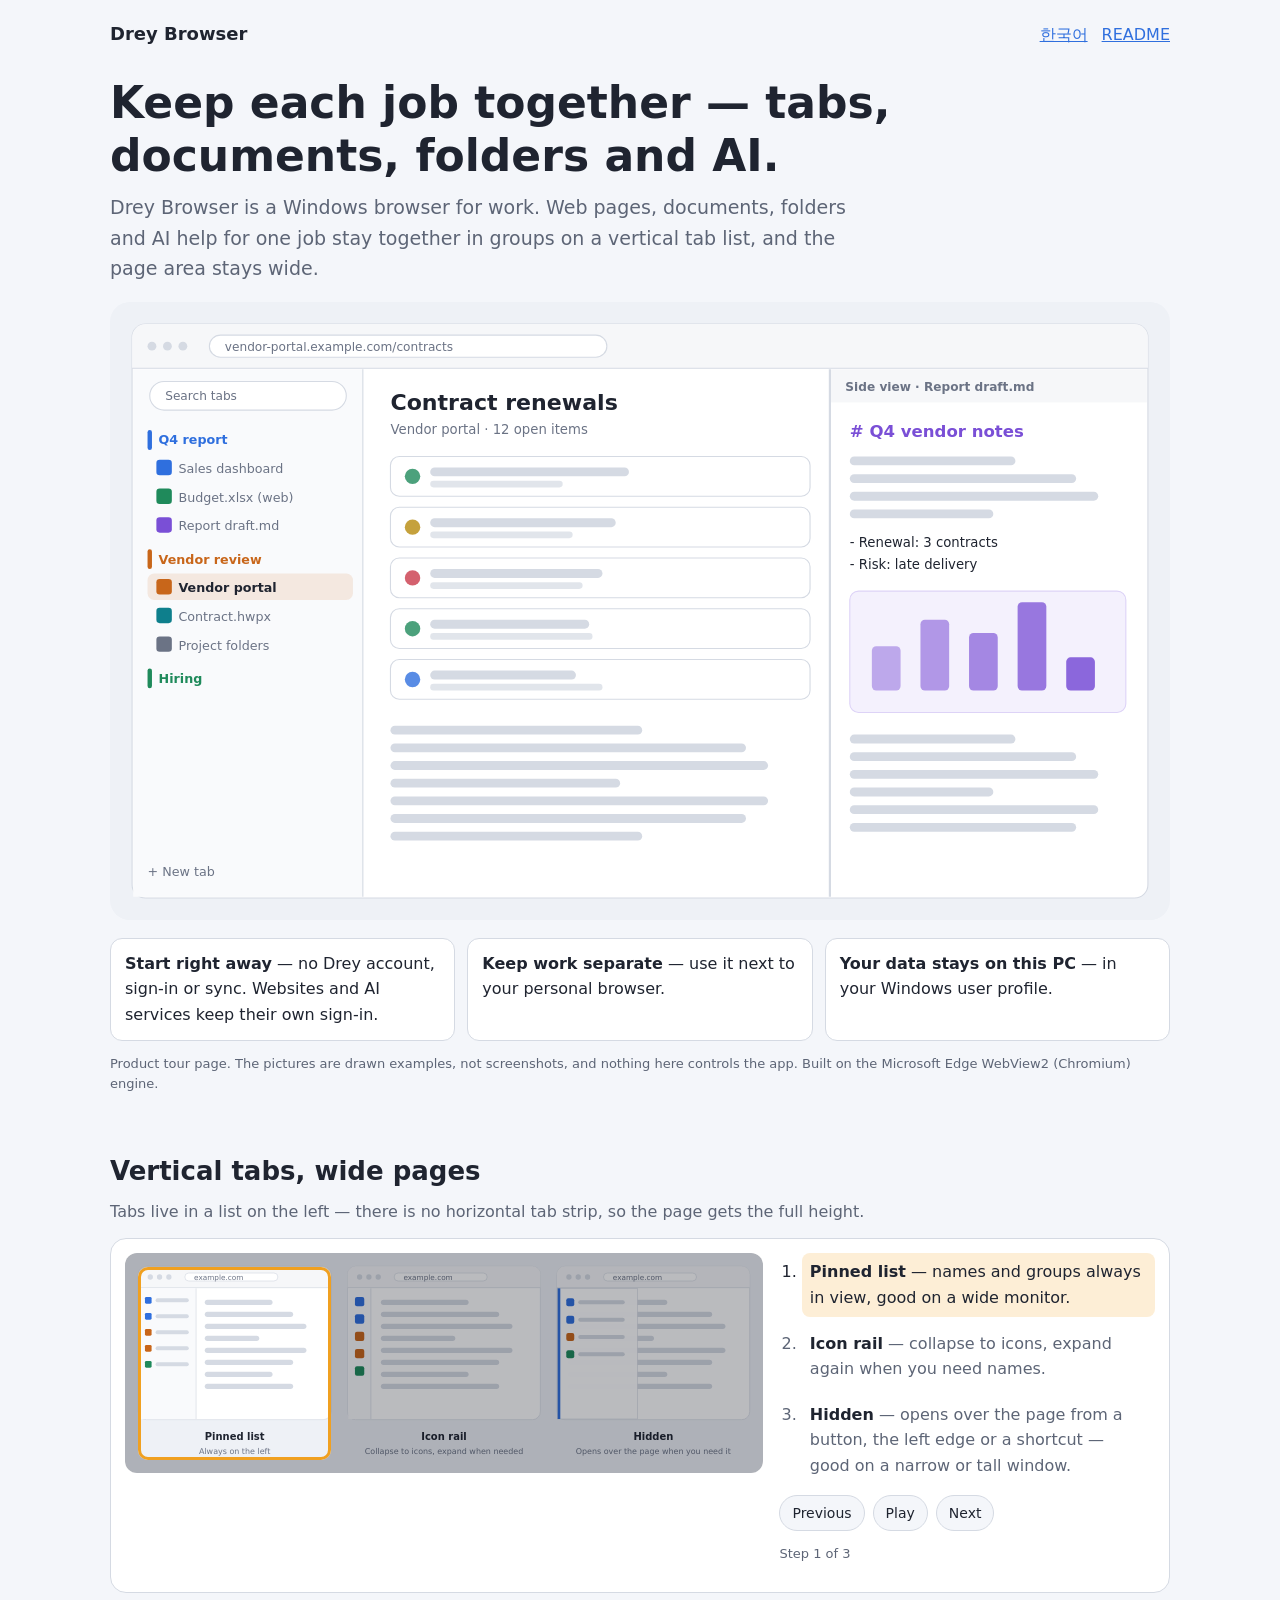
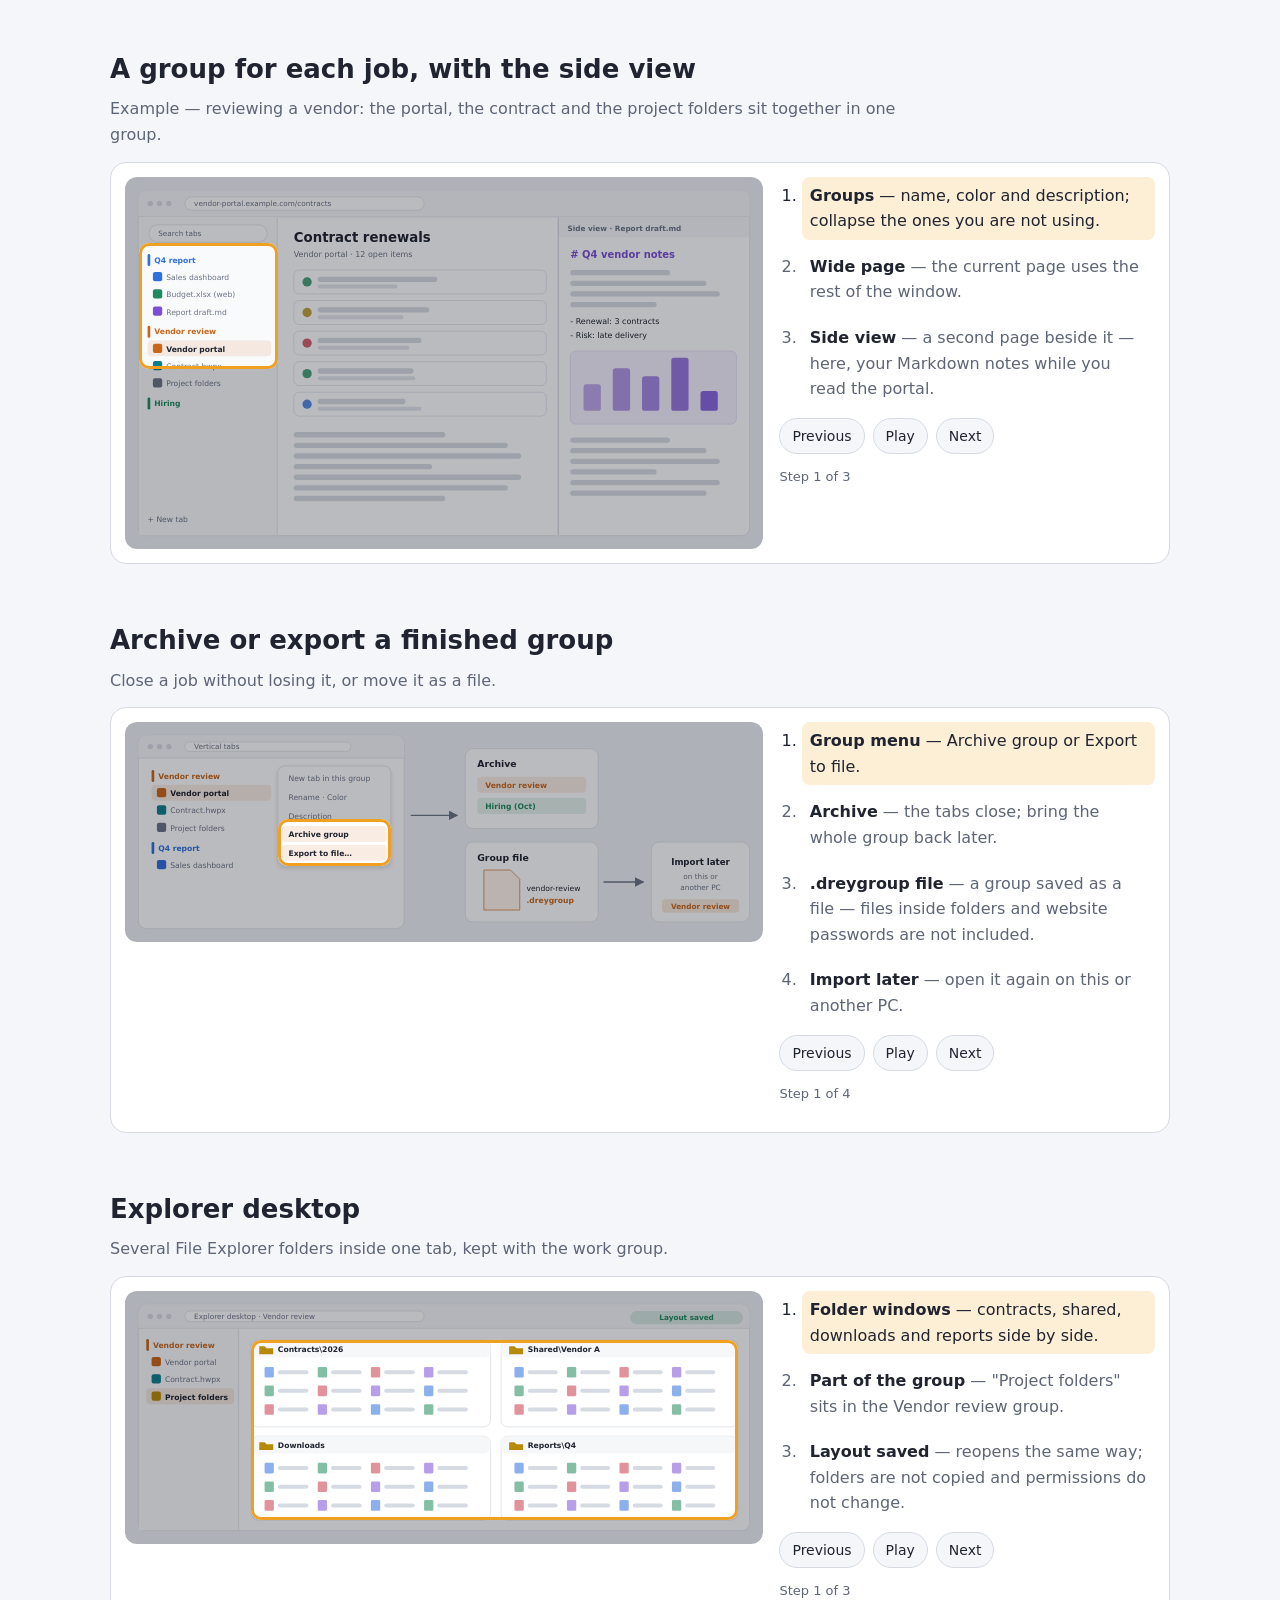
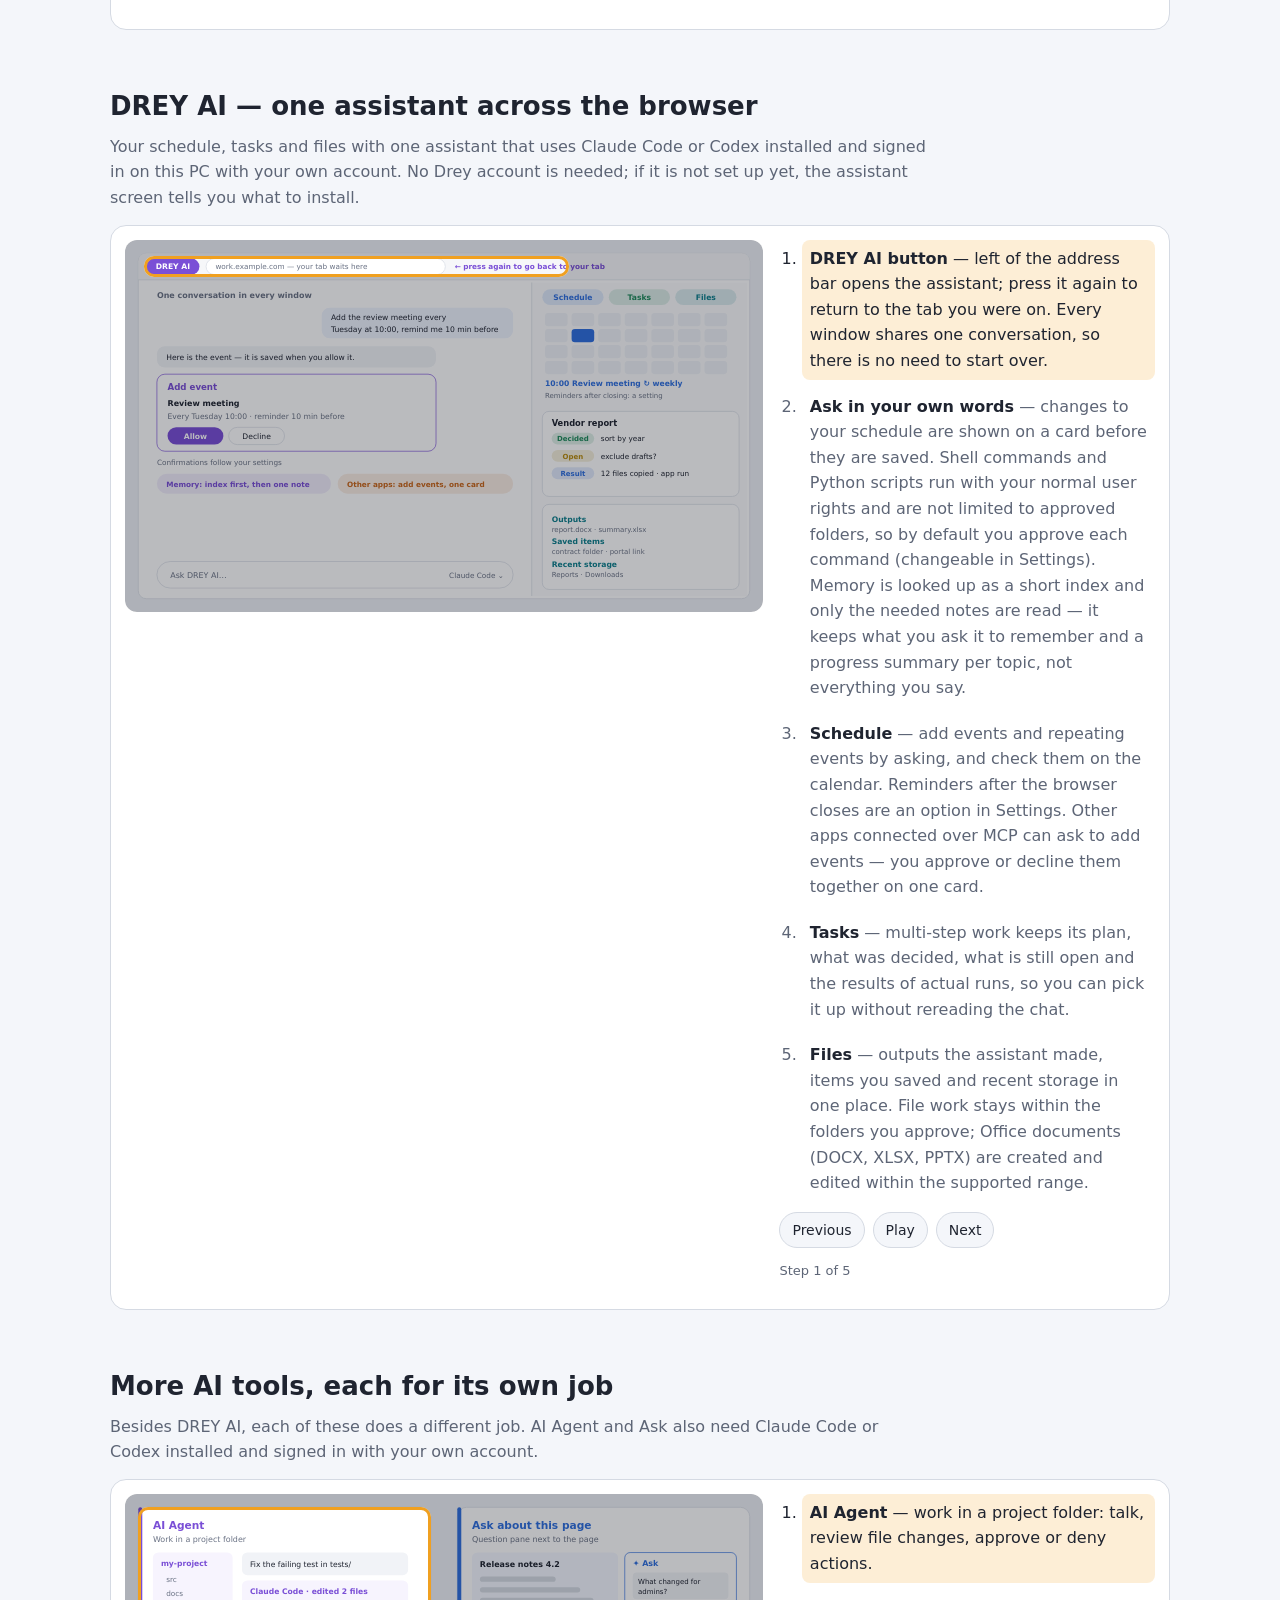
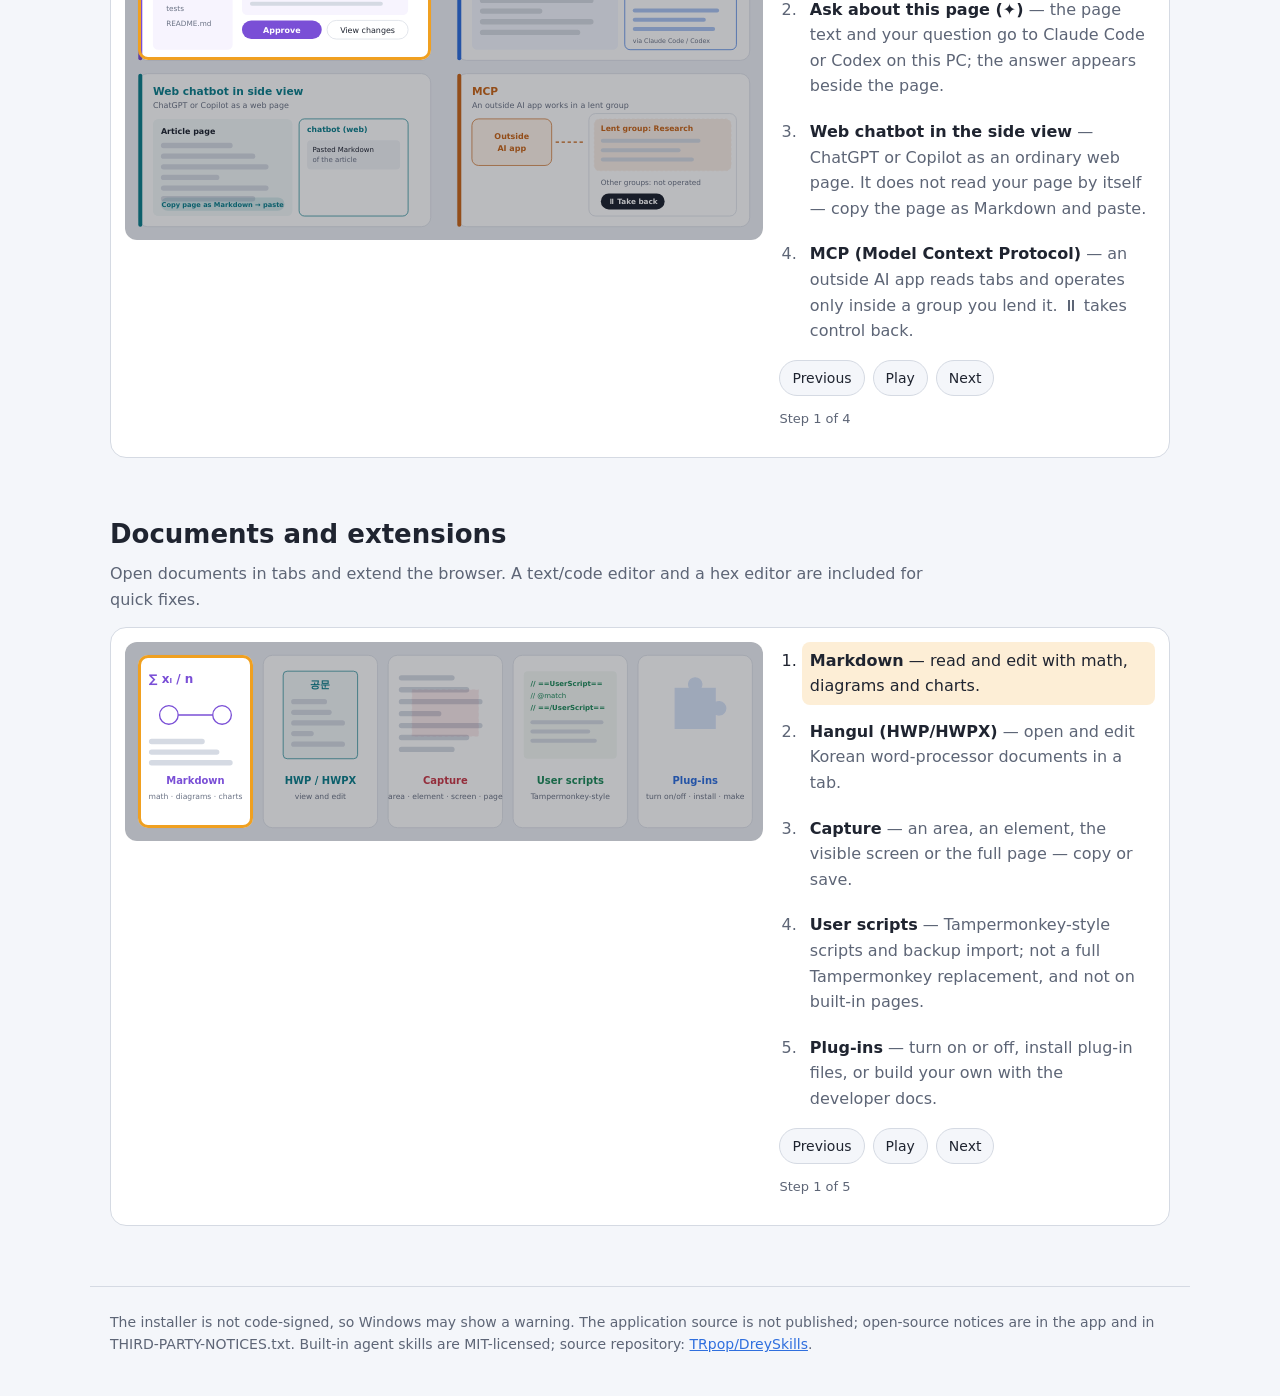
<file: site/index.html>
<!doctype html>
<html lang="en" class="nojs">
<head>
<meta charset="utf-8">
<meta name="viewport" content="width=device-width, initial-scale=1">
<meta http-equiv="Content-Security-Policy" content="default-src 'none'; img-src 'self'; style-src 'self'; script-src 'self'">
<title>Drey Browser — a browser for work</title>
<link rel="stylesheet" href="site.css">
</head>
<body>
<a class="skip" href="#main">Skip to content</a>
<header class="top"><span class="brand">Drey Browser</span><nav><a href="ko.html" lang="ko">한국어</a><a href="../README.en.md">README</a></nav></header>
<main id="main">
<section class="hero">
<h1>Keep each job together — tabs, documents, folders and AI.</h1>
<p class="lead">Drey Browser is a Windows browser for work. Web pages, documents, folders and AI help for one job stay together in groups on a vertical tab list, and the page area stays wide.</p>
<img src="../assets/hero.svg" width="960" height="560" alt="A Drey Browser window: grouped vertical tabs, a wide page and a note in the side view" class="hero-img">
<ul class="points"><li><b>Start right away</b> — no Drey account, sign-in or sync. Websites and AI services keep their own sign-in.</li><li><b>Keep work separate</b> — use it next to your personal browser.</li><li><b>Your data stays on this PC</b> — in your Windows user profile.</li></ul>
<p class="note">Product tour page. The pictures are drawn examples, not screenshots, and nothing here controls the app. Built on the Microsoft Edge WebView2 (Chromium) engine.</p>
</section>
<section class="scene" id="tabs" aria-labelledby="tabs-h"><h2 id="tabs-h">Vertical tabs, wide pages</h2><p>Tabs live in a list on the left — there is no horizontal tab strip, so the page gets the full height.</p>
<div class="tour"><div class="stage"><img src="../assets/tab-layouts.svg" width="960" height="330" alt="Vertical tabs, wide pages"><div class="box" hidden></div></div><div>
<ol class="steps"><li data-box="2.1,6.1,30.2,87.9"><b>Pinned list</b> — names and groups always in view, good on a wide monitor.</li><li data-box="34.9,6.1,30.2,87.9"><b>Icon rail</b> — collapse to icons, expand again when you need names.</li><li data-box="67.7,6.1,30.2,87.9"><b>Hidden</b> — opens over the page from a button, the left edge or a shortcut — good on a narrow or tall window.</li></ol>
<div class="controls" role="group" aria-label="Tour controls"><button type="button">‹</button><button type="button" aria-pressed="false">▶</button><button type="button">›</button></div><p class="note status" aria-live="polite"></p></div></div></section>
<section class="scene" id="groups" aria-labelledby="groups-h"><h2 id="groups-h">A group for each job, with the side view</h2><p>Example — reviewing a vendor: the portal, the contract and the project folders sit together in one group.</p>
<div class="tour"><div class="stage"><img src="../assets/hero.svg" width="960" height="560" alt="A group for each job, with the side view"><div class="box" hidden></div></div><div>
<ol class="steps"><li data-box="2.2,17.9,21.7,33.9"><b>Groups</b> — name, color and description; collapse the ones you are not using.</li><li data-box="24.4,11.1,42.9,85.0"><b>Wide page</b> — the current page uses the rest of the window.</li><li data-box="68.0,10.9,29.8,85.4"><b>Side view</b> — a second page beside it — here, your Markdown notes while you read the portal.</li></ol>
<div class="controls" role="group" aria-label="Tour controls"><button type="button">‹</button><button type="button" aria-pressed="false">▶</button><button type="button">›</button></div><p class="note status" aria-live="polite"></p></div></div></section>
<section class="scene" id="archive" aria-labelledby="archive-h"><h2 id="archive-h">Archive or export a finished group</h2><p>Close a job without losing it, or move it as a file.</p>
<div class="tour"><div class="stage"><img src="../assets/groups.svg" width="960" height="330" alt="Archive or export a finished group"><div class="box" hidden></div></div><div>
<ol class="steps"><li data-box="24.0,43.9,17.7,21.8"><b>Group menu</b> — Archive group or Export to file.</li><li data-box="53.3,12.1,20.8,36.4"><b>Archive</b> — the tabs close; bring the whole group back later.</li><li data-box="53.3,54.5,20.8,36.4"><b>.dreygroup file</b> — a group saved as a file — files inside folders and website passwords are not included.</li><li data-box="82.5,54.5,15.4,36.4"><b>Import later</b> — open it again on this or another PC.</li></ol>
<div class="controls" role="group" aria-label="Tour controls"><button type="button">‹</button><button type="button" aria-pressed="false">▶</button><button type="button">›</button></div><p class="note status" aria-live="polite"></p></div></div></section>
<section class="scene" id="desk" aria-labelledby="desk-h"><h2 id="desk-h">Explorer desktop</h2><p>Several File Explorer folders inside one tab, kept with the work group.</p>
<div class="tour"><div class="stage"><img src="../assets/explorer-desktop.svg" width="960" height="380" alt="Explorer desktop"><div class="box" hidden></div></div><div>
<ol class="steps"><li data-box="19.8,19.5,76.2,71.1"><b>Folder windows</b> — contracts, shared, downloads and reports side by side.</li><li data-box="2.5,36.8,15.0,7.9"><b>Part of the group</b> — &quot;Project folders&quot; sits in the Vendor review group.</li><li data-box="79.2,7.4,17.9,6.3"><b>Layout saved</b> — reopens the same way; folders are not copied and permissions do not change.</li></ol>
<div class="controls" role="group" aria-label="Tour controls"><button type="button">‹</button><button type="button" aria-pressed="false">▶</button><button type="button">›</button></div><p class="note status" aria-live="polite"></p></div></div></section>
<section class="scene" id="drey-ai" aria-labelledby="drey-ai-h"><h2 id="drey-ai-h">DREY AI — one assistant across the browser</h2><p>Your schedule, tasks and files with one assistant that uses Claude Code or Codex installed and signed in on this PC with your own account. No Drey account is needed; if it is not set up yet, the assistant screen tells you what to install.</p>
<div class="tour"><div class="stage"><img src="../assets/drey-ai.svg" width="960" height="560" alt="DREY AI — one assistant across the browser"><div class="box" hidden></div></div><div>
<ol class="steps"><li data-box="2.9,4.3,66.7,5.7"><b>DREY AI button</b> — left of the address bar opens the assistant; press it again to return to the tab you were on. Every window shares one conversation, so there is no need to start over.</li><li data-box="4.6,17.1,56.9,52.1"><b>Ask in your own words</b> — changes to your schedule are shown on a card before they are saved. Shell commands and Python scripts run with your normal user rights and are not limited to approved folders, so by default you approve each command (changeable in Settings). Memory is looked up as a short index and only the needed notes are read — it keeps what you ask it to remember and a progress summary per topic, not everything you say.</li><li data-box="64.6,12.1,32.5,32.1"><b>Schedule</b> — add events and repeating events by asking, and check them on the calendar. Reminders after the browser closes are an option in Settings. Other apps connected over MCP can ask to add events — you approve or decline them together on one card.</li><li data-box="65.0,45.4,31.7,24.3"><b>Tasks</b> — multi-step work keeps its plan, what was decided, what is still open and the results of actual runs, so you can pick it up without rereading the chat.</li><li data-box="65.0,70.4,31.7,24.3"><b>Files</b> — outputs the assistant made, items you saved and recent storage in one place. File work stays within the folders you approve; Office documents (DOCX, XLSX, PPTX) are created and edited within the supported range.</li></ol>
<div class="controls" role="group" aria-label="Tour controls"><button type="button">‹</button><button type="button" aria-pressed="false">▶</button><button type="button">›</button></div><p class="note status" aria-live="polite"></p></div></div></section>
<section class="scene" id="ai" aria-labelledby="ai-h"><h2 id="ai-h">More AI tools, each for its own job</h2><p>Besides DREY AI, each of these does a different job. AI Agent and Ask also need Claude Code or Codex installed and signed in with your own account.</p>
<div class="tour"><div class="stage"><img src="../assets/ai.svg" width="960" height="520" alt="More AI tools, each for its own job"><div class="box" hidden></div></div><div>
<ol class="steps"><li data-box="2.1,3.8,45.8,44.2"><b>AI Agent</b> — work in a project folder: talk, review file changes, approve or deny actions.</li><li data-box="52.1,3.8,45.8,44.2"><b>Ask about this page (✦)</b> — the page text and your question go to Claude Code or Codex on this PC; the answer appears beside the page.</li><li data-box="2.1,51.9,45.8,44.2"><b>Web chatbot in the side view</b> — ChatGPT or Copilot as an ordinary web page. It does not read your page by itself — copy the page as Markdown and paste.</li><li data-box="52.1,51.9,45.8,44.2"><b>MCP (Model Context Protocol)</b> — an outside AI app reads tabs and operates only inside a group you lend it. ⏸ takes control back.</li></ol>
<div class="controls" role="group" aria-label="Tour controls"><button type="button">‹</button><button type="button" aria-pressed="false">▶</button><button type="button">›</button></div><p class="note status" aria-live="polite"></p></div></div></section>
<section class="scene" id="docs" aria-labelledby="docs-h"><h2 id="docs-h">Documents and extensions</h2><p>Open documents in tabs and extend the browser. A text/code editor and a hex editor are included for quick fixes.</p>
<div class="tour"><div class="stage"><img src="../assets/documents-extensions.svg" width="960" height="300" alt="Documents and extensions"><div class="box" hidden></div></div><div>
<ol class="steps"><li data-box="2.1,6.7,17.9,86.7"><b>Markdown</b> — read and edit with math, diagrams and charts.</li><li data-box="21.7,6.7,17.9,86.7"><b>Hangul (HWP/HWPX)</b> — open and edit Korean word-processor documents in a tab.</li><li data-box="41.2,6.7,17.9,86.7"><b>Capture</b> — an area, an element, the visible screen or the full page — copy or save.</li><li data-box="60.8,6.7,17.9,86.7"><b>User scripts</b> — Tampermonkey-style scripts and backup import; not a full Tampermonkey replacement, and not on built-in pages.</li><li data-box="80.4,6.7,17.9,86.7"><b>Plug-ins</b> — turn on or off, install plug-in files, or build your own with the developer docs.</li></ol>
<div class="controls" role="group" aria-label="Tour controls"><button type="button">‹</button><button type="button" aria-pressed="false">▶</button><button type="button">›</button></div><p class="note status" aria-live="polite"></p></div></div></section>
</main>
<footer>The installer is not code-signed, so Windows may show a warning. The application source is not published; open-source notices are in the app and in THIRD-PARTY-NOTICES.txt. Built-in agent skills are MIT-licensed; source repository: <a href="https://github.com/TRpop/DreySkills">TRpop/DreySkills</a>.</footer>
<script src="site.js"></script>
</body>
</html>
</file>
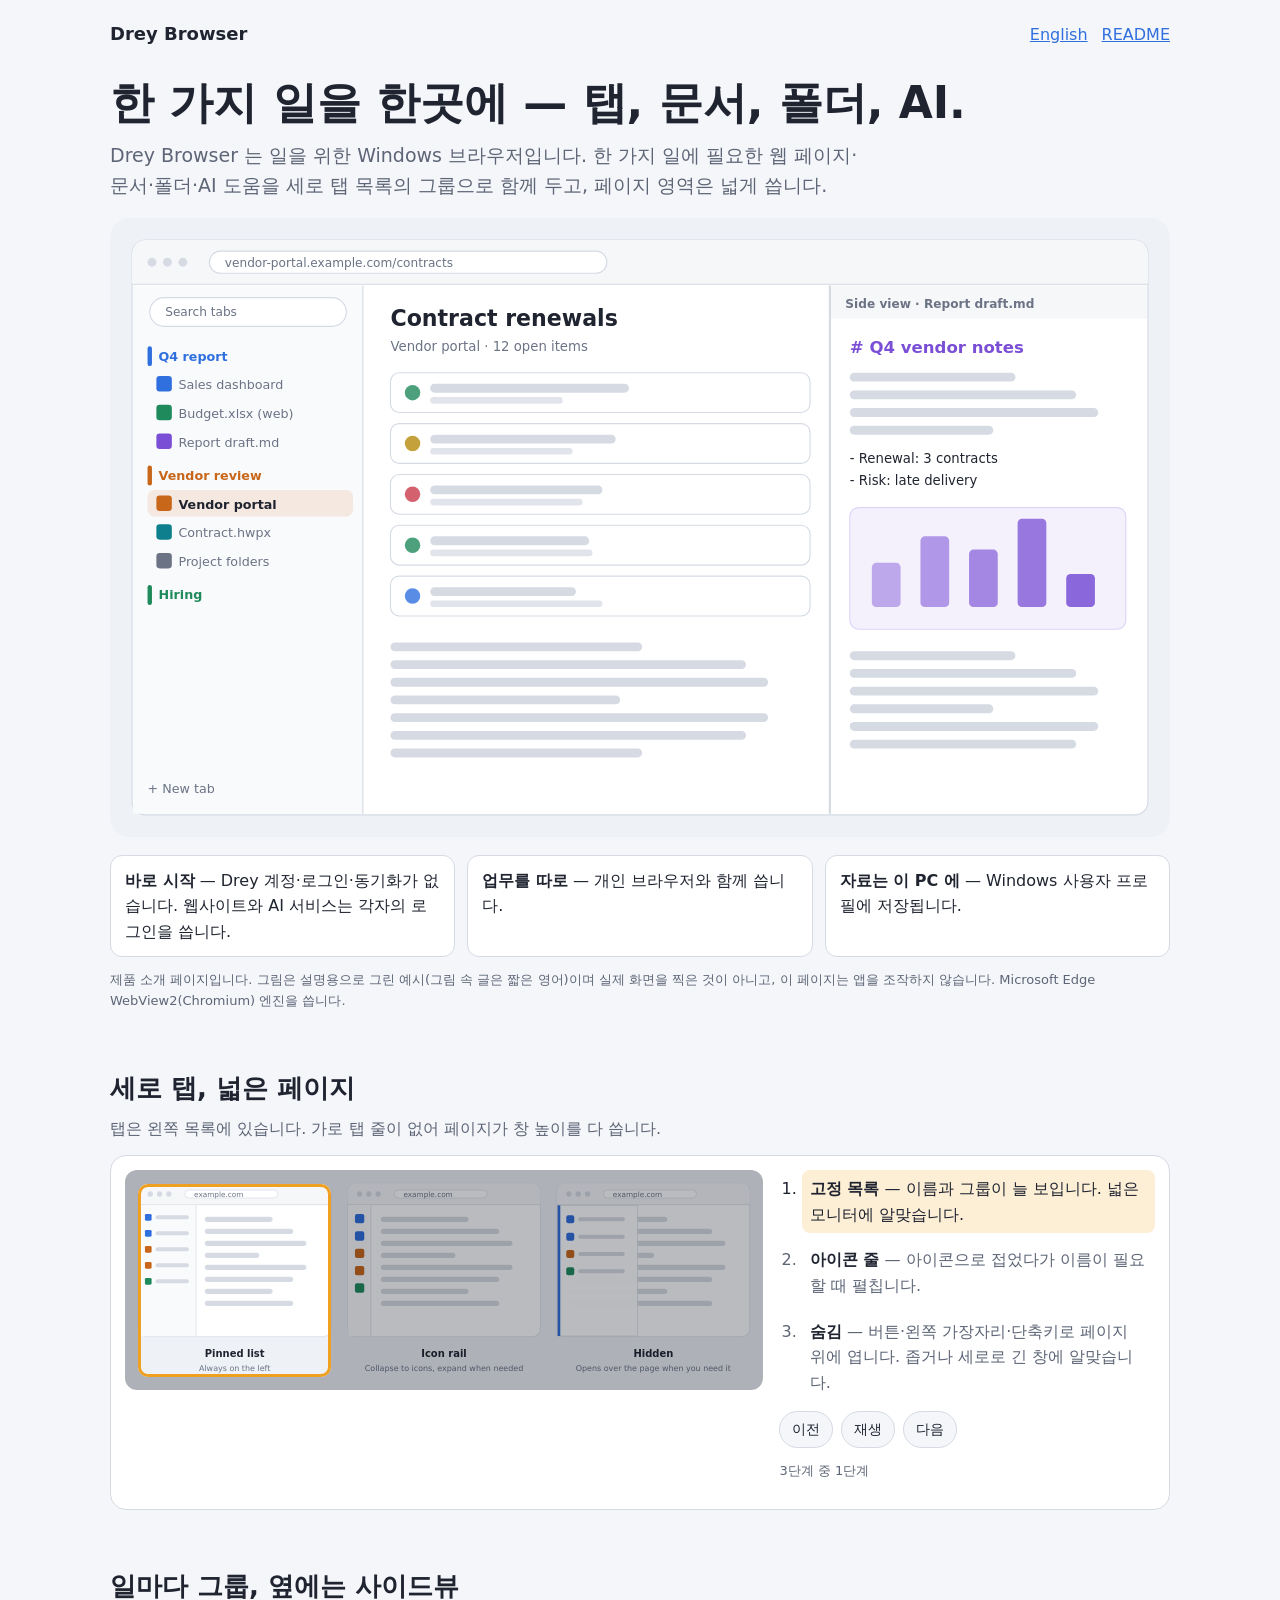
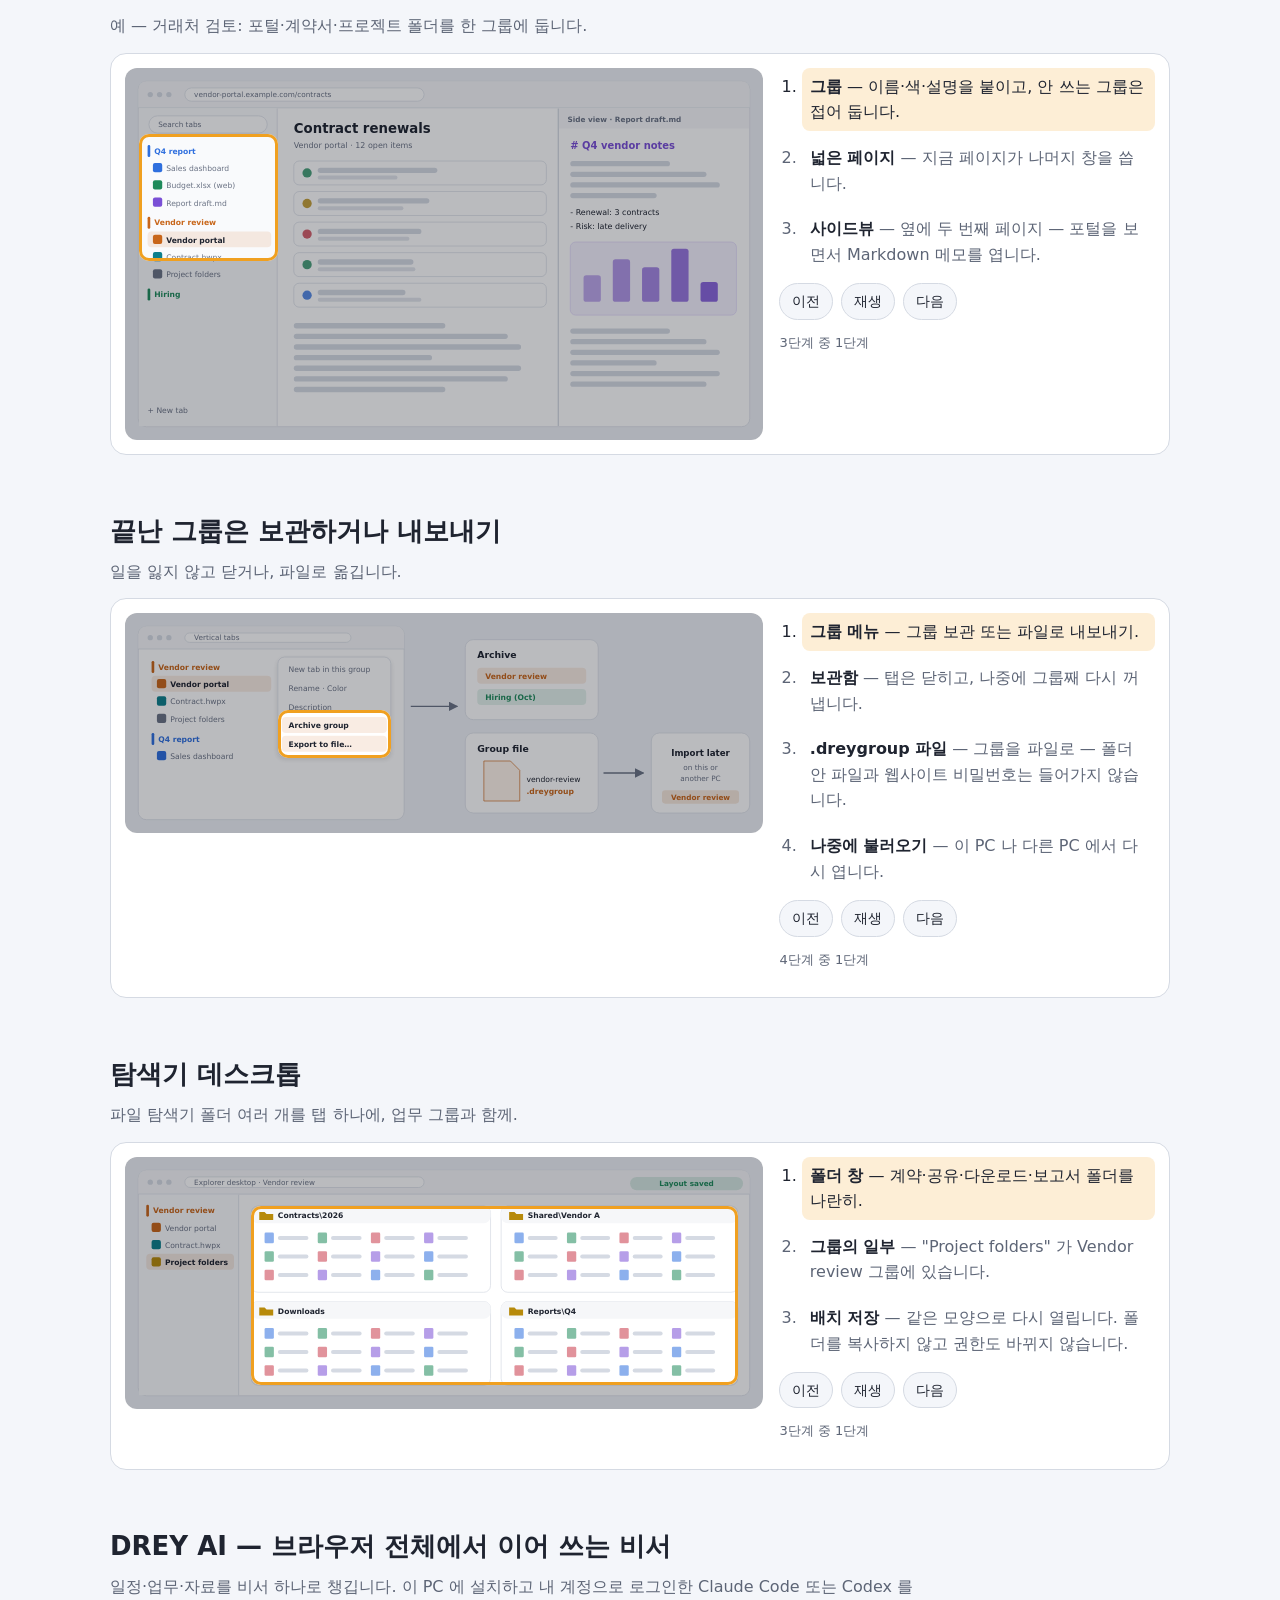
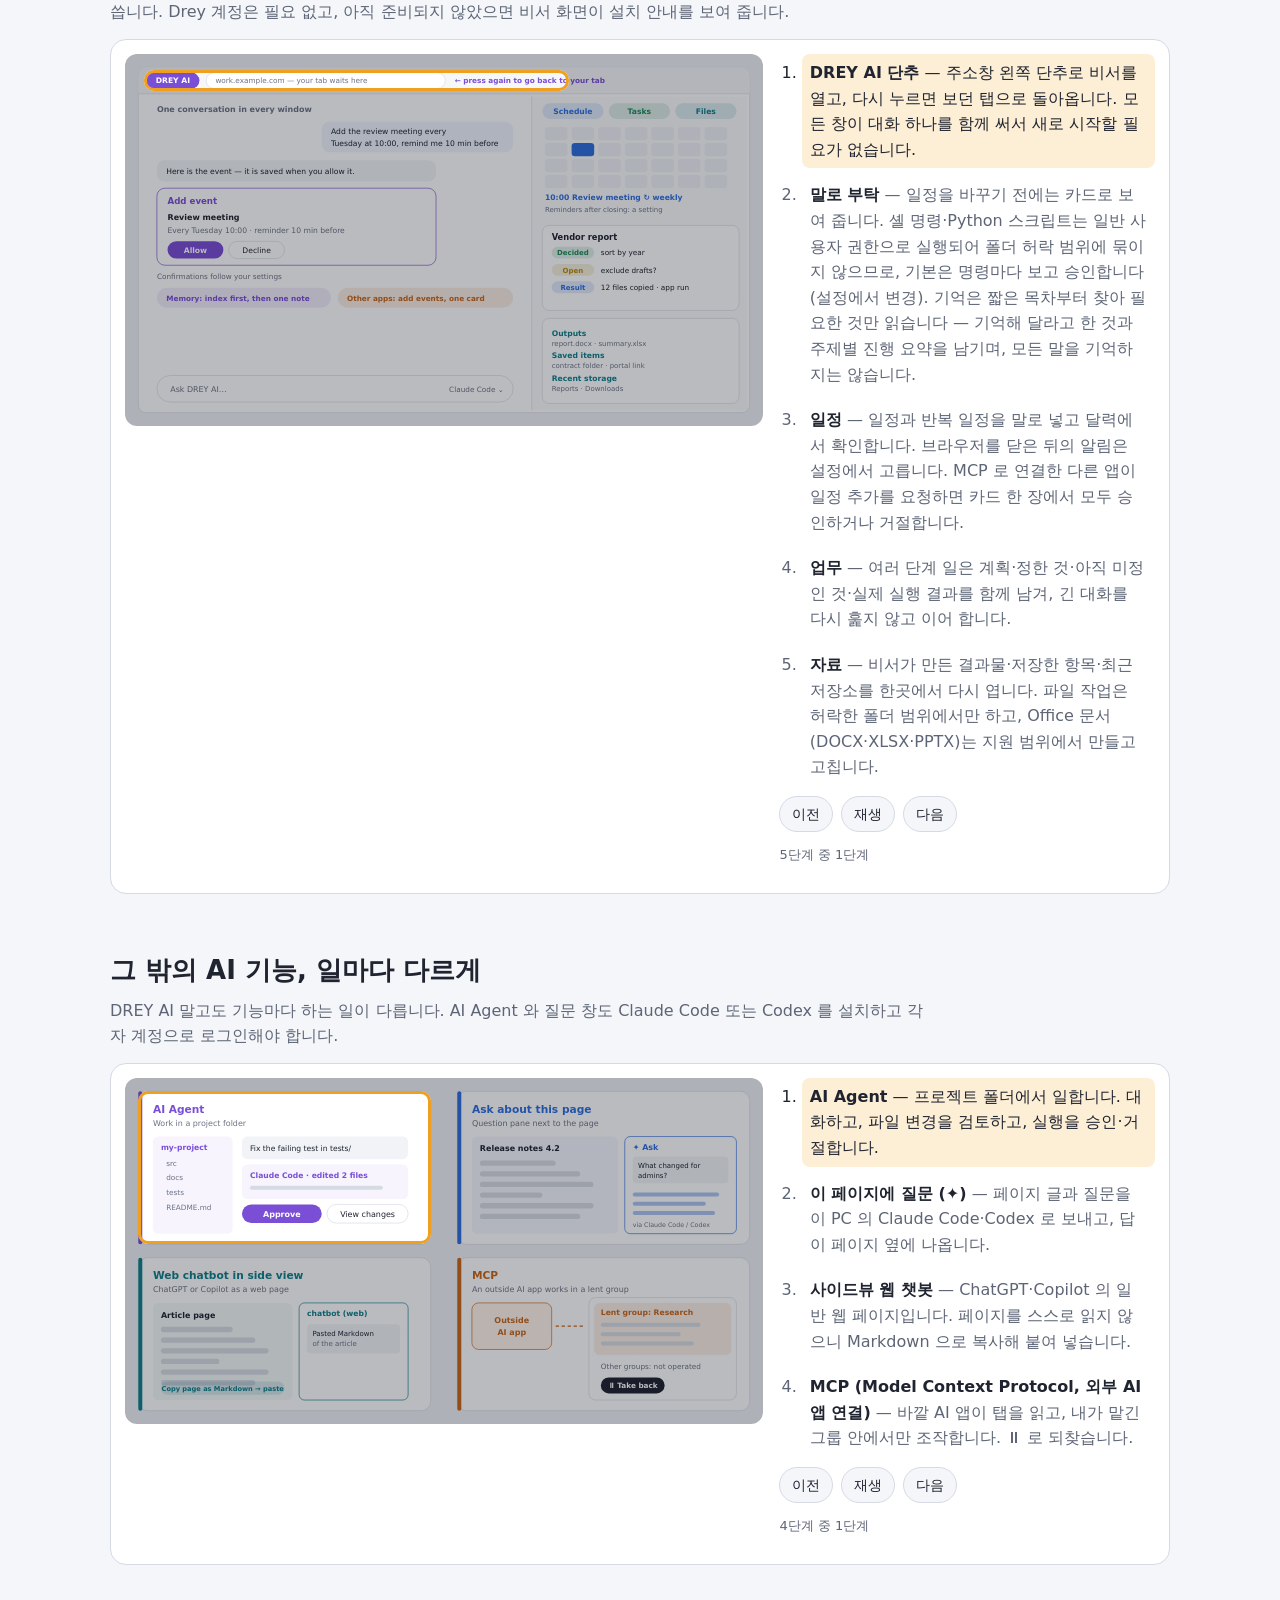
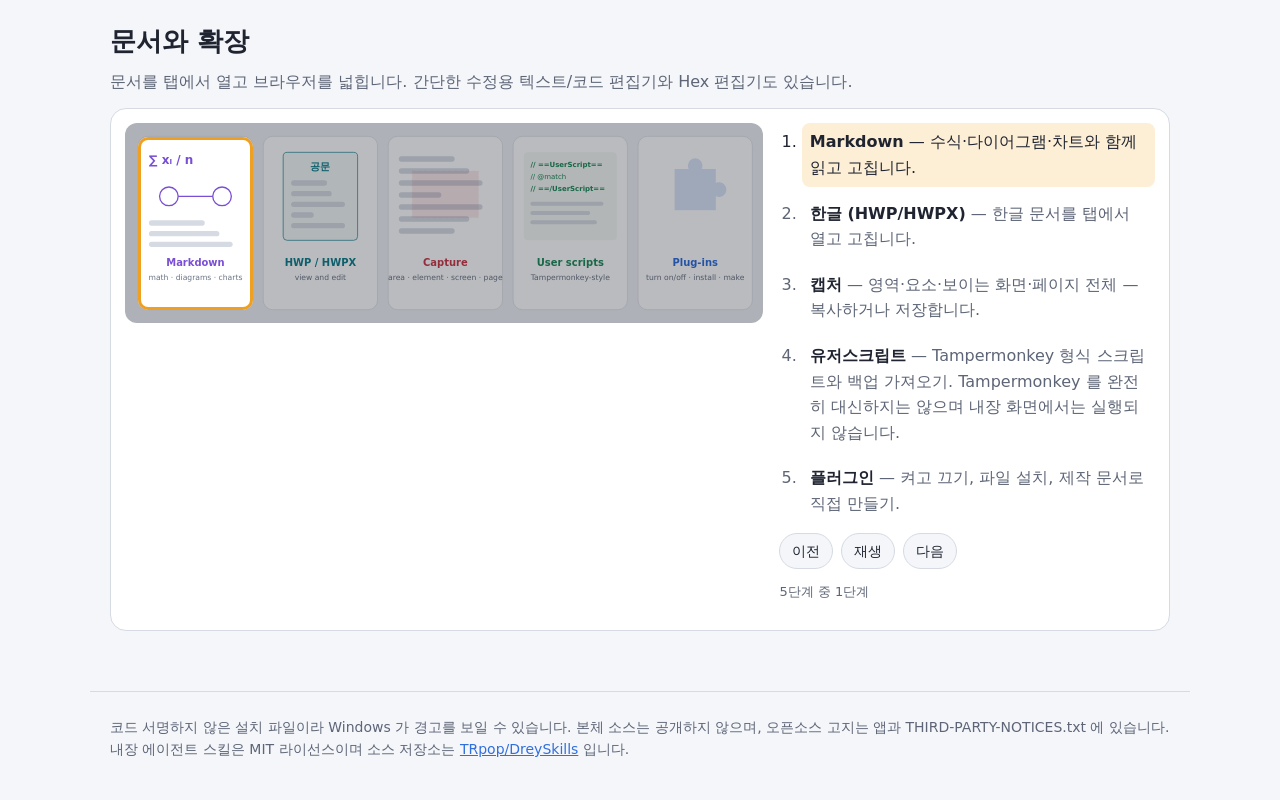
<file: site/ko.html>
<!doctype html>
<html lang="ko" class="nojs">
<head>
<meta charset="utf-8">
<meta name="viewport" content="width=device-width, initial-scale=1">
<meta http-equiv="Content-Security-Policy" content="default-src 'none'; img-src 'self'; style-src 'self'; script-src 'self'">
<title>Drey Browser — 일을 위한 브라우저</title>
<link rel="stylesheet" href="site.css">
</head>
<body>
<a class="skip" href="#main">본문으로 건너뛰기</a>
<header class="top"><span class="brand">Drey Browser</span><nav><a href="index.html" lang="en">English</a><a href="../README.ko.md">README</a></nav></header>
<main id="main">
<section class="hero">
<h1>한 가지 일을 한곳에 — 탭, 문서, 폴더, AI.</h1>
<p class="lead">Drey Browser 는 일을 위한 Windows 브라우저입니다. 한 가지 일에 필요한 웹 페이지·문서·폴더·AI 도움을 세로 탭 목록의 그룹으로 함께 두고, 페이지 영역은 넓게 씁니다.</p>
<img src="../assets/hero.svg" width="960" height="560" alt="Drey Browser 창: 그룹으로 나뉜 세로 탭, 넓은 페이지, 사이드뷰의 메모" class="hero-img">
<ul class="points"><li><b>바로 시작</b> — Drey 계정·로그인·동기화가 없습니다. 웹사이트와 AI 서비스는 각자의 로그인을 씁니다.</li><li><b>업무를 따로</b> — 개인 브라우저와 함께 씁니다.</li><li><b>자료는 이 PC 에</b> — Windows 사용자 프로필에 저장됩니다.</li></ul>
<p class="note">제품 소개 페이지입니다. 그림은 설명용으로 그린 예시(그림 속 글은 짧은 영어)이며 실제 화면을 찍은 것이 아니고, 이 페이지는 앱을 조작하지 않습니다. Microsoft Edge WebView2(Chromium) 엔진을 씁니다.</p>
</section>
<section class="scene" id="tabs" aria-labelledby="tabs-h"><h2 id="tabs-h">세로 탭, 넓은 페이지</h2><p>탭은 왼쪽 목록에 있습니다. 가로 탭 줄이 없어 페이지가 창 높이를 다 씁니다.</p>
<div class="tour"><div class="stage"><img src="../assets/tab-layouts.svg" width="960" height="330" alt="세로 탭, 넓은 페이지"><div class="box" hidden></div></div><div>
<ol class="steps"><li data-box="2.1,6.1,30.2,87.9"><b>고정 목록</b> — 이름과 그룹이 늘 보입니다. 넓은 모니터에 알맞습니다.</li><li data-box="34.9,6.1,30.2,87.9"><b>아이콘 줄</b> — 아이콘으로 접었다가 이름이 필요할 때 펼칩니다.</li><li data-box="67.7,6.1,30.2,87.9"><b>숨김</b> — 버튼·왼쪽 가장자리·단축키로 페이지 위에 엽니다. 좁거나 세로로 긴 창에 알맞습니다.</li></ol>
<div class="controls" role="group" aria-label="둘러보기 조작"><button type="button">‹</button><button type="button" aria-pressed="false">▶</button><button type="button">›</button></div><p class="note status" aria-live="polite"></p></div></div></section>
<section class="scene" id="groups" aria-labelledby="groups-h"><h2 id="groups-h">일마다 그룹, 옆에는 사이드뷰</h2><p>예 — 거래처 검토: 포털·계약서·프로젝트 폴더를 한 그룹에 둡니다.</p>
<div class="tour"><div class="stage"><img src="../assets/hero.svg" width="960" height="560" alt="일마다 그룹, 옆에는 사이드뷰"><div class="box" hidden></div></div><div>
<ol class="steps"><li data-box="2.2,17.9,21.7,33.9"><b>그룹</b> — 이름·색·설명을 붙이고, 안 쓰는 그룹은 접어 둡니다.</li><li data-box="24.4,11.1,42.9,85.0"><b>넓은 페이지</b> — 지금 페이지가 나머지 창을 씁니다.</li><li data-box="68.0,10.9,29.8,85.4"><b>사이드뷰</b> — 옆에 두 번째 페이지 — 포털을 보면서 Markdown 메모를 엽니다.</li></ol>
<div class="controls" role="group" aria-label="둘러보기 조작"><button type="button">‹</button><button type="button" aria-pressed="false">▶</button><button type="button">›</button></div><p class="note status" aria-live="polite"></p></div></div></section>
<section class="scene" id="archive" aria-labelledby="archive-h"><h2 id="archive-h">끝난 그룹은 보관하거나 내보내기</h2><p>일을 잃지 않고 닫거나, 파일로 옮깁니다.</p>
<div class="tour"><div class="stage"><img src="../assets/groups.svg" width="960" height="330" alt="끝난 그룹은 보관하거나 내보내기"><div class="box" hidden></div></div><div>
<ol class="steps"><li data-box="24.0,43.9,17.7,21.8"><b>그룹 메뉴</b> — 그룹 보관 또는 파일로 내보내기.</li><li data-box="53.3,12.1,20.8,36.4"><b>보관함</b> — 탭은 닫히고, 나중에 그룹째 다시 꺼냅니다.</li><li data-box="53.3,54.5,20.8,36.4"><b>.dreygroup 파일</b> — 그룹을 파일로 — 폴더 안 파일과 웹사이트 비밀번호는 들어가지 않습니다.</li><li data-box="82.5,54.5,15.4,36.4"><b>나중에 불러오기</b> — 이 PC 나 다른 PC 에서 다시 엽니다.</li></ol>
<div class="controls" role="group" aria-label="둘러보기 조작"><button type="button">‹</button><button type="button" aria-pressed="false">▶</button><button type="button">›</button></div><p class="note status" aria-live="polite"></p></div></div></section>
<section class="scene" id="desk" aria-labelledby="desk-h"><h2 id="desk-h">탐색기 데스크톱</h2><p>파일 탐색기 폴더 여러 개를 탭 하나에, 업무 그룹과 함께.</p>
<div class="tour"><div class="stage"><img src="../assets/explorer-desktop.svg" width="960" height="380" alt="탐색기 데스크톱"><div class="box" hidden></div></div><div>
<ol class="steps"><li data-box="19.8,19.5,76.2,71.1"><b>폴더 창</b> — 계약·공유·다운로드·보고서 폴더를 나란히.</li><li data-box="2.5,36.8,15.0,7.9"><b>그룹의 일부</b> — &quot;Project folders&quot; 가 Vendor review 그룹에 있습니다.</li><li data-box="79.2,7.4,17.9,6.3"><b>배치 저장</b> — 같은 모양으로 다시 열립니다. 폴더를 복사하지 않고 권한도 바뀌지 않습니다.</li></ol>
<div class="controls" role="group" aria-label="둘러보기 조작"><button type="button">‹</button><button type="button" aria-pressed="false">▶</button><button type="button">›</button></div><p class="note status" aria-live="polite"></p></div></div></section>
<section class="scene" id="drey-ai" aria-labelledby="drey-ai-h"><h2 id="drey-ai-h">DREY AI — 브라우저 전체에서 이어 쓰는 비서</h2><p>일정·업무·자료를 비서 하나로 챙깁니다. 이 PC 에 설치하고 내 계정으로 로그인한 Claude Code 또는 Codex 를 씁니다. Drey 계정은 필요 없고, 아직 준비되지 않았으면 비서 화면이 설치 안내를 보여 줍니다.</p>
<div class="tour"><div class="stage"><img src="../assets/drey-ai.svg" width="960" height="560" alt="DREY AI — 브라우저 전체에서 이어 쓰는 비서"><div class="box" hidden></div></div><div>
<ol class="steps"><li data-box="2.9,4.3,66.7,5.7"><b>DREY AI 단추</b> — 주소창 왼쪽 단추로 비서를 열고, 다시 누르면 보던 탭으로 돌아옵니다. 모든 창이 대화 하나를 함께 써서 새로 시작할 필요가 없습니다.</li><li data-box="4.6,17.1,56.9,52.1"><b>말로 부탁</b> — 일정을 바꾸기 전에는 카드로 보여 줍니다. 셸 명령·Python 스크립트는 일반 사용자 권한으로 실행되어 폴더 허락 범위에 묶이지 않으므로, 기본은 명령마다 보고 승인합니다(설정에서 변경). 기억은 짧은 목차부터 찾아 필요한 것만 읽습니다 — 기억해 달라고 한 것과 주제별 진행 요약을 남기며, 모든 말을 기억하지는 않습니다.</li><li data-box="64.6,12.1,32.5,32.1"><b>일정</b> — 일정과 반복 일정을 말로 넣고 달력에서 확인합니다. 브라우저를 닫은 뒤의 알림은 설정에서 고릅니다. MCP 로 연결한 다른 앱이 일정 추가를 요청하면 카드 한 장에서 모두 승인하거나 거절합니다.</li><li data-box="65.0,45.4,31.7,24.3"><b>업무</b> — 여러 단계 일은 계획·정한 것·아직 미정인 것·실제 실행 결과를 함께 남겨, 긴 대화를 다시 훑지 않고 이어 합니다.</li><li data-box="65.0,70.4,31.7,24.3"><b>자료</b> — 비서가 만든 결과물·저장한 항목·최근 저장소를 한곳에서 다시 엽니다. 파일 작업은 허락한 폴더 범위에서만 하고, Office 문서(DOCX·XLSX·PPTX)는 지원 범위에서 만들고 고칩니다.</li></ol>
<div class="controls" role="group" aria-label="둘러보기 조작"><button type="button">‹</button><button type="button" aria-pressed="false">▶</button><button type="button">›</button></div><p class="note status" aria-live="polite"></p></div></div></section>
<section class="scene" id="ai" aria-labelledby="ai-h"><h2 id="ai-h">그 밖의 AI 기능, 일마다 다르게</h2><p>DREY AI 말고도 기능마다 하는 일이 다릅니다. AI Agent 와 질문 창도 Claude Code 또는 Codex 를 설치하고 각자 계정으로 로그인해야 합니다.</p>
<div class="tour"><div class="stage"><img src="../assets/ai.svg" width="960" height="520" alt="그 밖의 AI 기능, 일마다 다르게"><div class="box" hidden></div></div><div>
<ol class="steps"><li data-box="2.1,3.8,45.8,44.2"><b>AI Agent</b> — 프로젝트 폴더에서 일합니다. 대화하고, 파일 변경을 검토하고, 실행을 승인·거절합니다.</li><li data-box="52.1,3.8,45.8,44.2"><b>이 페이지에 질문 (✦)</b> — 페이지 글과 질문을 이 PC 의 Claude Code·Codex 로 보내고, 답이 페이지 옆에 나옵니다.</li><li data-box="2.1,51.9,45.8,44.2"><b>사이드뷰 웹 챗봇</b> — ChatGPT·Copilot 의 일반 웹 페이지입니다. 페이지를 스스로 읽지 않으니 Markdown 으로 복사해 붙여 넣습니다.</li><li data-box="52.1,51.9,45.8,44.2"><b>MCP (Model Context Protocol, 외부 AI 앱 연결)</b> — 바깥 AI 앱이 탭을 읽고, 내가 맡긴 그룹 안에서만 조작합니다. ⏸ 로 되찾습니다.</li></ol>
<div class="controls" role="group" aria-label="둘러보기 조작"><button type="button">‹</button><button type="button" aria-pressed="false">▶</button><button type="button">›</button></div><p class="note status" aria-live="polite"></p></div></div></section>
<section class="scene" id="docs" aria-labelledby="docs-h"><h2 id="docs-h">문서와 확장</h2><p>문서를 탭에서 열고 브라우저를 넓힙니다. 간단한 수정용 텍스트/코드 편집기와 Hex 편집기도 있습니다.</p>
<div class="tour"><div class="stage"><img src="../assets/documents-extensions.svg" width="960" height="300" alt="문서와 확장"><div class="box" hidden></div></div><div>
<ol class="steps"><li data-box="2.1,6.7,17.9,86.7"><b>Markdown</b> — 수식·다이어그램·차트와 함께 읽고 고칩니다.</li><li data-box="21.7,6.7,17.9,86.7"><b>한글 (HWP/HWPX)</b> — 한글 문서를 탭에서 열고 고칩니다.</li><li data-box="41.2,6.7,17.9,86.7"><b>캡처</b> — 영역·요소·보이는 화면·페이지 전체 — 복사하거나 저장합니다.</li><li data-box="60.8,6.7,17.9,86.7"><b>유저스크립트</b> — Tampermonkey 형식 스크립트와 백업 가져오기. Tampermonkey 를 완전히 대신하지는 않으며 내장 화면에서는 실행되지 않습니다.</li><li data-box="80.4,6.7,17.9,86.7"><b>플러그인</b> — 켜고 끄기, 파일 설치, 제작 문서로 직접 만들기.</li></ol>
<div class="controls" role="group" aria-label="둘러보기 조작"><button type="button">‹</button><button type="button" aria-pressed="false">▶</button><button type="button">›</button></div><p class="note status" aria-live="polite"></p></div></div></section>
</main>
<footer>코드 서명하지 않은 설치 파일이라 Windows 가 경고를 보일 수 있습니다. 본체 소스는 공개하지 않으며, 오픈소스 고지는 앱과 THIRD-PARTY-NOTICES.txt 에 있습니다. 내장 에이전트 스킬은 MIT 라이선스이며 소스 저장소는 <a href="https://github.com/TRpop/DreySkills">TRpop/DreySkills</a> 입니다.</footer>
<script src="site.js"></script>
</body>
</html>
</file>
<file: site/site.css>
/* Drey Browser 소개 페이지 — 외부 글꼴·CDN 없음, 시스템 글꼴 */
:root { --bg: #f4f6fa; --card: #fff; --text: #1f2430; --muted: #5d6576; --line: #d5dae3; --accent: #2f6fde; --hl: #f0a020; }
@media (prefers-color-scheme: dark) { :root { --bg: #15181e; --card: #1e222a; --text: #e8ebf1; --muted: #a3aab8; --line: #343a46; --accent: #7aa7ff; } }
* { box-sizing: border-box; }
body { margin: 0; background: var(--bg); color: var(--text); font: 16px/1.6 "Segoe UI", system-ui, -apple-system, "Malgun Gothic", sans-serif; }
a { color: var(--accent); }
.skip { position: absolute; left: -999px; } .skip:focus { left: 12px; top: 12px; background: var(--card); padding: 6px 10px; z-index: 9; }
header.top { max-width: 1100px; margin: 0 auto; padding: 20px 20px 0; display: flex; gap: 16px; align-items: center; justify-content: space-between; flex-wrap: wrap; }
header.top .brand { font-weight: 700; font-size: 18px; }
header.top nav a { margin-left: 14px; }
main { max-width: 1100px; margin: 0 auto; padding: 0 20px 60px; }
.hero h1 { font-size: clamp(28px, 4vw, 44px); line-height: 1.2; margin: 28px 0 10px; }
.hero p.lead { font-size: 19px; color: var(--muted); max-width: 760px; margin: 0 0 18px; }
.note { font-size: 13px; color: var(--muted); }
.hero-img { display: block; width: 100%; height: auto; }
.points { display: grid; grid-template-columns: repeat(auto-fit, minmax(220px, 1fr)); gap: 12px; padding: 0; list-style: none; margin: 18px 0 8px; }
.points li { background: var(--card); border: 1px solid var(--line); border-radius: 12px; padding: 12px 14px; }
section.scene { margin-top: 56px; }
section.scene h2 { font-size: 26px; margin: 0 0 6px; }
section.scene > p { color: var(--muted); max-width: 820px; margin: 0 0 14px; }
.tour { background: var(--card); border: 1px solid var(--line); border-radius: 16px; padding: 14px; display: grid; grid-template-columns: minmax(0, 1.7fr) minmax(260px, 1fr); gap: 16px; }
@media (max-width: 820px) { .tour { grid-template-columns: 1fr; } }
.stage { position: relative; align-self: start; overflow: hidden; border-radius: 12px; } /* 강조 상자의 어둡게 하기(큰 그림자)를 그림 안으로 제한 */
.stage img { display: block; width: 100%; height: auto; border-radius: 12px; }
.stage .box { position: absolute; border: 3px solid var(--hl); border-radius: 10px; box-shadow: 0 0 0 9999px rgba(10, 14, 24, 0.28); transition: left .45s ease, top .45s ease, width .45s ease, height .45s ease; pointer-events: none; }
.stage .box[hidden] { display: none; }
.steps { margin: 0; padding: 0 0 0 1.4em; }
.steps li { margin: 0 0 8px; padding: 6px 8px; border-radius: 8px; color: var(--muted); }
.steps li.on { background: color-mix(in srgb, var(--hl) 18%, transparent); color: var(--text); }
.steps li b { color: var(--text); }
.controls { display: flex; gap: 8px; flex-wrap: wrap; margin-top: 10px; }
.controls button { font: inherit; font-size: 14px; padding: 6px 12px; border-radius: 999px; border: 1px solid var(--line); background: var(--bg); color: var(--text); cursor: pointer; }
.controls button:focus-visible, .steps li:focus-visible { outline: 3px solid var(--accent); outline-offset: 2px; }
table { border-collapse: collapse; width: 100%; margin: 14px 0; background: var(--card); border-radius: 12px; overflow: hidden; }
th, td { text-align: left; vertical-align: top; padding: 10px 12px; border-bottom: 1px solid var(--line); font-size: 15px; }
th { font-size: 14px; color: var(--muted); }
footer { max-width: 1100px; margin: 0 auto; padding: 24px 20px 40px; color: var(--muted); font-size: 14px; border-top: 1px solid var(--line); }
.nojs .controls { display: none; }
@media (prefers-reduced-motion: reduce) { .stage .box { transition: none; } }
</file>
